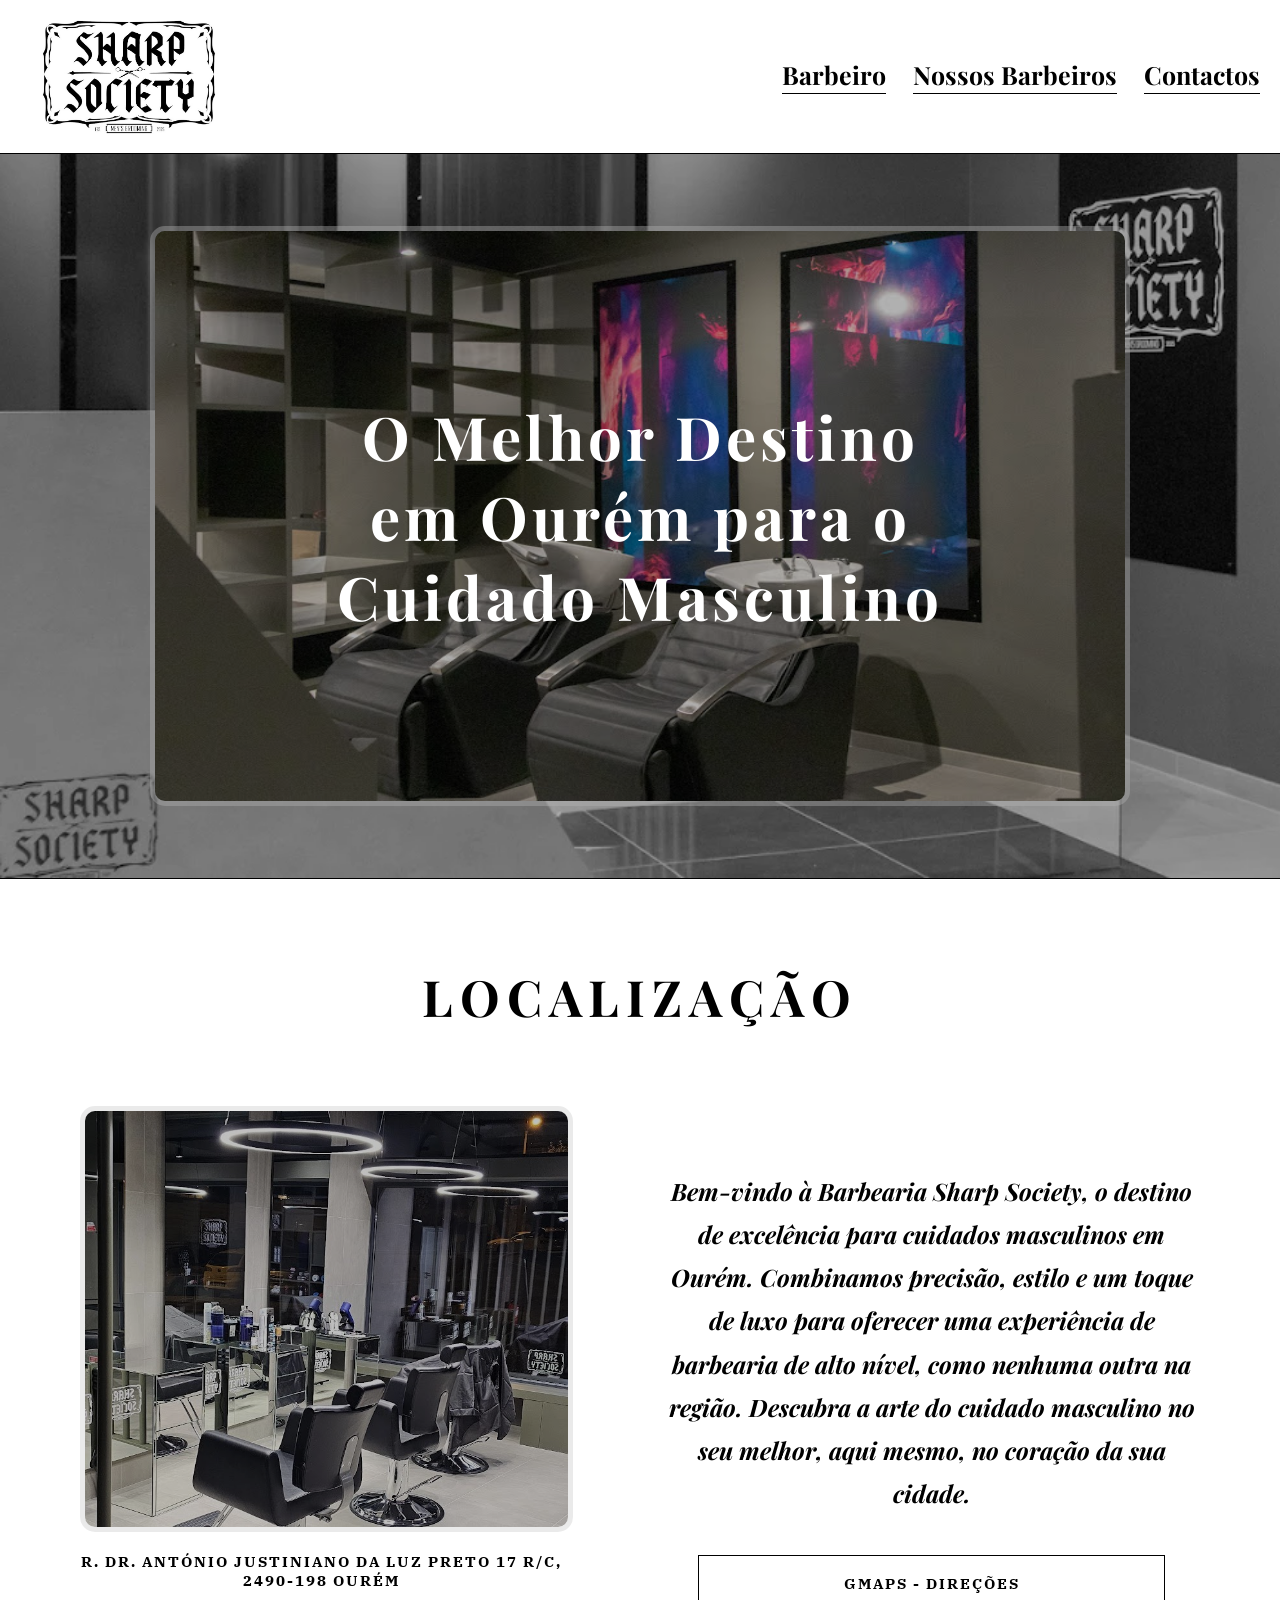
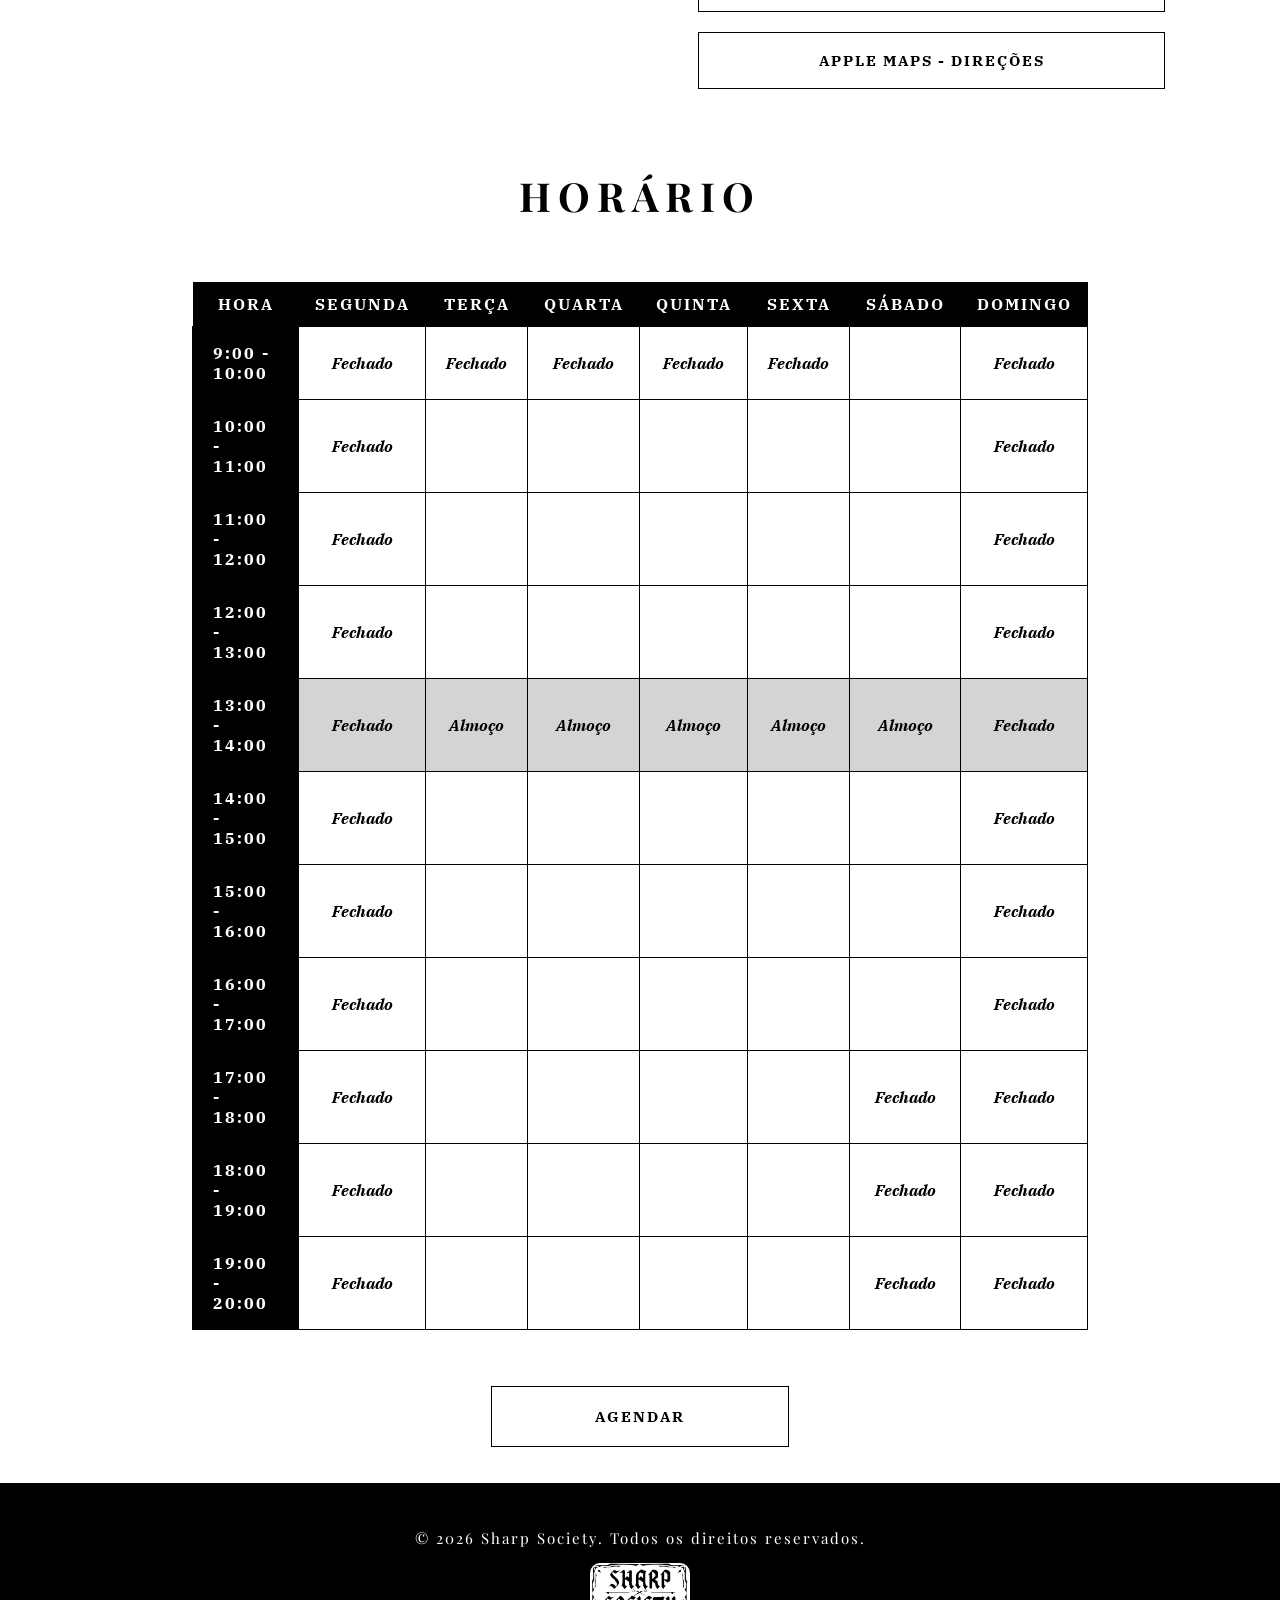
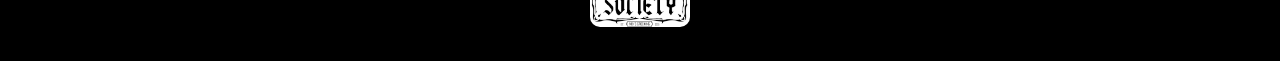
<file: index.html>
<!DOCTYPE html>
<html lang="en">

<head>
    <meta charset="UTF-8">
    <meta name="viewport" content="width=device-width, initial-scale=1.0">
    <title>Sharp Society - Men's Grooming</title>
    <link rel="icon" href="logo icon.jpg" type="image/png">
    <link rel="stylesheet" href="style.css">
</head>

<body>
    <header>
        <a href="index.html">
            <img src="logo.jpg" alt="Logo">
        </a>
        <nav>
            <a href="index.html">Barbeiro</a>
            <a href="Barbeiros.html">Nossos Barbeiros</a>
            <div class="dropdown">
                <a href="#" class="dropdown-toggle">Contactos</a>
                <div class="dropdown-menu">
                    <a href="Nos.html">Sobre Nós</a>
                    <a href="Contactos.html">Contactos</a>
                </div>
            </div>
        </nav>
    </header>


    <main>

        <div class="container1">
            <img src="imagem01.png" id="imagem1_fundo" alt="fundo">
            <div>
                <img src="imagem2.jpg" id="imagem2_sobreposta" alt="sobreposta">
                <h1 id="texto_frente">O Melhor Destino em Ourém para o Cuidado Masculino</h1>
            </div>
        </div>
        <br>
        <br>
        <br>

        <h1 id="local">LOCALIZAÇÃO</h1>

        <br>
        <br>

        <section class="secao-local">
            <div class="coluna-esquerda">
                <img src="imagem3.jpg" alt="Lado fora">
                <p class="morada">R. DR. ANTÓNIO JUSTINIANO DA LUZ PRETO 17 R/C, 2490-198 OURÉM</p>
            </div>
            <div class="coluna-direita">
                <p class="descricao">Bem-vindo à Barbearia Sharp Society, o destino de excelência para cuidados
                    masculinos em Ourém.
                    Combinamos precisão, estilo e um toque de luxo para oferecer uma experiência de barbearia de alto
                    nível,
                    como nenhuma outra na região. Descubra a arte do cuidado masculino no seu melhor,
                    aqui mesmo, no coração da sua cidade.</p>
                <a href="https://maps.google.com/?q=R.+Dr.+António+Justiniano+da+Luz+Preto+17,+Ourém" target="_blank"
                    class="button-mapa">GMAPS - DIREÇÕES</a>
                <a href="https://maps.apple.com/?q=R.+Dr.+António+Justiniano+da+Luz+Preto+17,+Ourém" target="_blank"
                    class="button-mapa">APPLE MAPS - DIREÇÕES</a>
            </div>
        </section>

        <h1 id="horario">HORÁRIO</h1>

        <table class="tabela-horario">
            <thead>
                <tr>
                    <th>HORA</th>
                    <th>SEGUNDA</th>
                    <th>TERÇA</th>
                    <th>QUARTA</th>
                    <th>QUINTA</th>
                    <th>SEXTA</th>
                    <th>SÁBADO</th>
                    <th>DOMINGO</th>
                </tr>
            </thead>
            <tbody>
                <tr>
                    <td class="hora">9:00 - 10:00</td>
                    <td class="fechado">Fechado</td>
                    <td class="fechado">Fechado</td>
                    <td class="fechado">Fechado</td>
                    <td class="fechado">Fechado</td>
                    <td class="fechado">Fechado</td>
                    <td></td>
                    <td class="fechado">Fechado</td>
                </tr>
                <tr>
                    <td class="hora">10:00 - 11:00</td>
                    <td class="fechado">Fechado</td>
                    <td></td>
                    <td></td>
                    <td></td>
                    <td></td>
                    <td></td>
                    <td class="fechado">Fechado</td>
                </tr>
                <tr>
                    <td class="hora">11:00 - 12:00</td>
                    <td class="fechado">Fechado</td>
                    <td></td>
                    <td></td>
                    <td></td>
                    <td></td>
                    <td></td>
                    <td class="fechado">Fechado</td>
                </tr>
                <tr>
                    <td class="hora">12:00 - 13:00</td>
                    <td class="fechado">Fechado</td>
                    <td></td>
                    <td></td>
                    <td></td>
                    <td></td>
                    <td></td>
                    <td class="fechado">Fechado</td>
                </tr>
                <tr class="almoco">
                    <td class="hora">13:00 - 14:00</td>
                    <td>Fechado</td>
                    <td>Almoço</td>
                    <td>Almoço</td>
                    <td>Almoço</td>
                    <td>Almoço</td>
                    <td>Almoço</td>
                    <td>Fechado</td>
                </tr>
                <tr>
                    <td class="hora">14:00 - 15:00</td>
                    <td class="fechado">Fechado</td>
                    <td></td>
                    <td></td>
                    <td></td>
                    <td></td>
                    <td></td>
                    <td class="fechado">Fechado</td>
                </tr>
                <tr>
                    <td class="hora">15:00 - 16:00</td>
                    <td class="fechado">Fechado</td>
                    <td></td>
                    <td></td>
                    <td></td>
                    <td></td>
                    <td></td>
                    <td class="fechado">Fechado</td>
                </tr>
                <tr>
                    <td class="hora">16:00 - 17:00</td>
                    <td class="fechado">Fechado</td>
                    <td></td>
                    <td></td>
                    <td></td>
                    <td></td>
                    <td></td>
                    <td class="fechado">Fechado</td>
                </tr>
                <tr>
                    <td class="hora">17:00 - 18:00</td>
                    <td class="fechado">Fechado</td>
                    <td></td>
                    <td></td>
                    <td></td>
                    <td></td>
                    <td class="fechado">Fechado</td>
                    <td class="fechado">Fechado</td>
                </tr>
                <tr>
                    <td class="hora">18:00 - 19:00</td>
                    <td class="fechado">Fechado</td>
                    <td></td>
                    <td></td>
                    <td></td>
                    <td></td>
                    <td class="fechado">Fechado</td>
                    <td class="fechado">Fechado</td>
                </tr>
                <tr>
                    <td class="hora">19:00 - 20:00</td>
                    <td class="fechado">Fechado</td>
                    <td></td>
                    <td></td>
                    <td></td>
                    <td></td>
                    <td class="fechado">Fechado</td>
                    <td class="fechado">Fechado</td>
                </tr>
            </tbody>
        </table>
        <br>
        <br>
        <a href="https://sharpsociety.pt" target="_blank" class="button-agendar">AGENDAR</a>
        <br>
        <br>

    </main>

    <footer>
        <p>© 2026 Sharp Society. Todos os direitos reservados.</p>
        <img id="img_footer" src="logo.jpg" alt="">
    </footer>

</body>

</html>
</file>
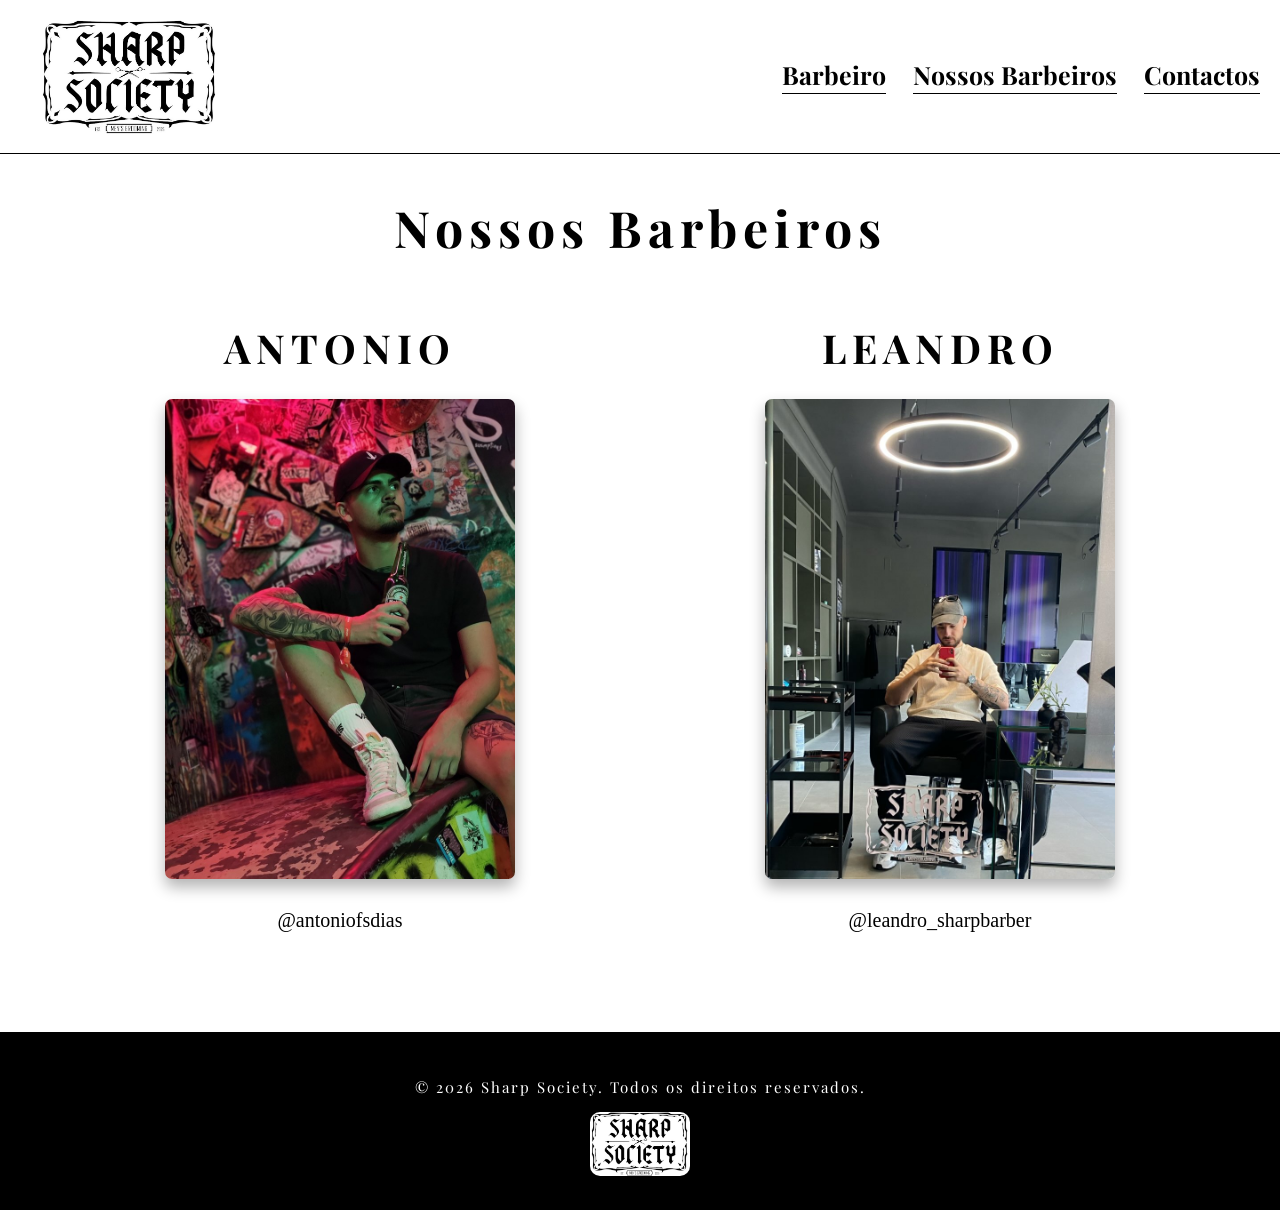
<file: Barbeiros.html>
<!DOCTYPE html>
<html lang="en">

<head>
    <meta charset="UTF-8">
    <meta name="viewport" content="width=device-width, initial-scale=1.0">
    <title>Sharp Society - Men's Grooming</title>
    <link rel="icon" href="logo icon.jpg" type="image/png">
    <link rel="stylesheet" href="style.css">
</head>

<body>
    <header>
        <a href="index.html">
            <img src="logo.jpg" alt="Logo">
        </a>
        <nav>
            <a href="index.html">Barbeiro</a>
            <a href="Barbeiros.html">Nossos Barbeiros</a>
            <div class="dropdown">
                <a href="#" class="dropdown-toggle">Contactos</a>
                <div class="dropdown-menu">
                    <a href="Nos.html">Sobre Nós</a>
                    <a href="Contactos.html">Contactos</a>
                </div>
            </div>
        </nav>
    </header>

    <main>

        <h2 id="barbers-title">Nossos Barbeiros</h2>

        <div class="barbers-grid">
            <div class="barber-card">
                <h3 class="barber-name">ANTONIO</h3>
                <img src="antonio.jpg" alt="Eric">
                <a class="barber-instagram" target="_blank" style="text-decoration: none;" href="https://www.instagram.com/antoniofsdias/">@antoniofsdias</a>
            </div>
            <div class="barber-card">
                <h3 class="barber-name">LEANDRO</h3>
                <img src="leandro.jpg" alt="Alex">
                <a class="barber-instagram" style="text-decoration: none;" target="_blank" href="https://www.instagram.com/leandro_sharpbarber/">@leandro_sharpbarber</a>
            </div>
        </div>

    </main>

    <footer>
        <p>© 2026 Sharp Society. Todos os direitos reservados.</p>
        <img id="img_footer" src="logo.jpg" alt="">
    </footer>

</body>

</html>
</file>
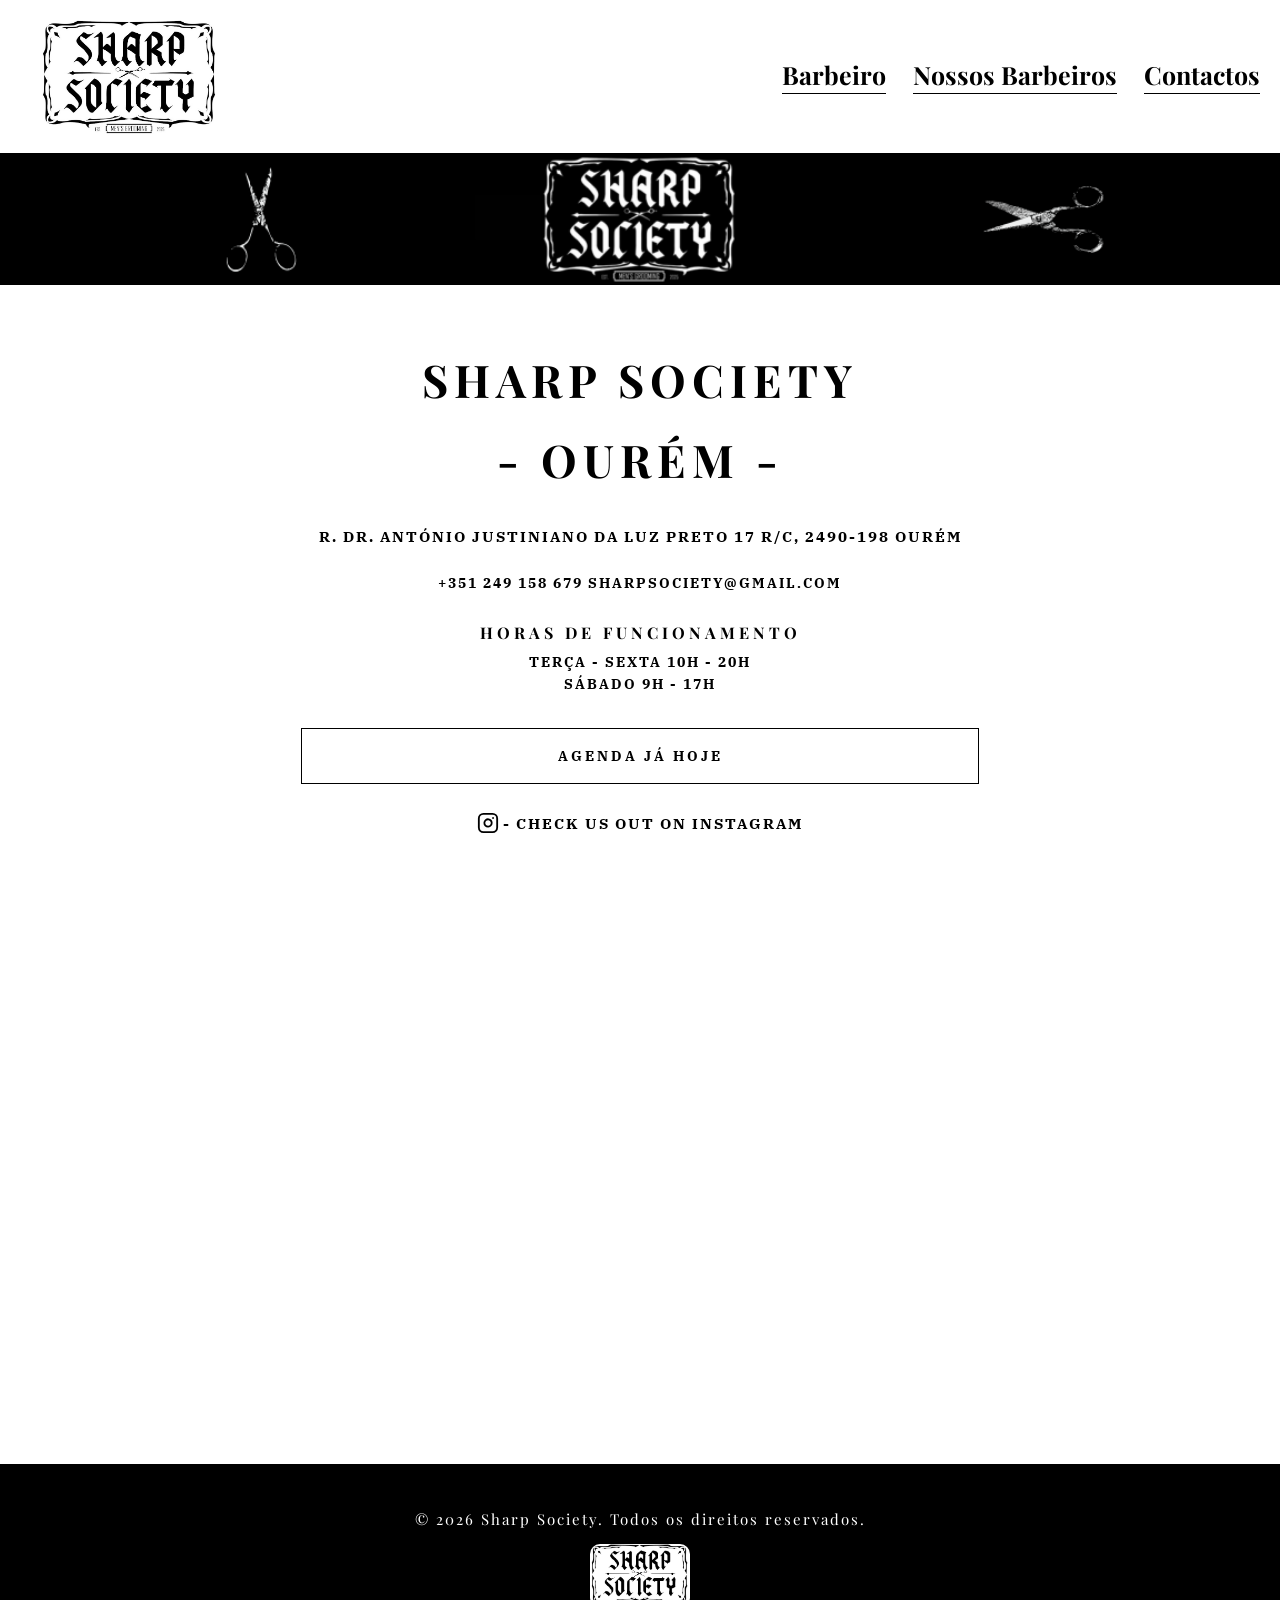
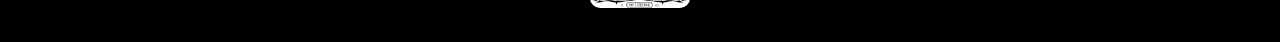
<file: Contactos.html>
<!DOCTYPE html>
<html lang="pt">

<head>
    <meta charset="UTF-8">
    <meta name="viewport" content="width=device-width, initial-scale=1.0">
    <title>Sharp Society - Contactos</title>
    <link rel="icon" href="logo icon.jpg" type="image/png">
    <link rel="stylesheet" href="style.css">
</head>

<body>
    <header>
        <a href="index.html">
            <img src="logo.jpg" alt="Logo">
        </a>
        <nav>
            <a href="index.html">Barbeiro</a>
            <a href="Barbeiros.html">Nossos Barbeiros</a>
            <div class="dropdown">
                <a href="#" class="dropdown-toggle">Contactos</a>
                <div class="dropdown-menu">
                    <a href="Nos.html">Sobre Nós</a>
                    <a href="Contactos.html">Contactos</a>
                </div>
            </div>
        </nav>
    </header>

    <main>

        <div class="contactos-banner">
            <img src="banner.png" alt="Banner">
        </div>

        <section class="contactos-main">

            <h1 class="contactos-titulo">SHARP SOCIETY</h1>
            <h1 class="contactos-titulo">- OURÉM -</h1>
            <br>

            <p class="contactos-morada">R. DR. ANTÓNIO JUSTINIANO DA LUZ PRETO 17 R/C, 2490-198 OURÉM</p>
            <br>

            <p class="contactos-telefone-email">
                <a href="tel:+351249158679">+351 249 158 679</a>

                <a href="mailto:sharpsociety@gmail.com">SHARPSOCIETY@GMAIL.COM</a>
            </p>

            <div class="contactos-horario-bloco">
                <p class="contactos-horario-titulo">HORAS DE FUNCIONAMENTO</p>
                <p class="contactos-horario-info">TERÇA - SEXTA 10H - 20H</p>
                <p class="contactos-horario-info">SÁBADO 9H - 17H</p>
            </div>

            <a href="https://sharpsociety.pt" target="_blank" class="contactos-btn-agendar">
                AGENDA JÁ HOJE
            </a>

            <a href="https://www.instagram.com/sharpsociety_barber/" target="_blank" class="contactos-instagram">
                <svg xmlns="http://www.w3.org/2000/svg" width="22" height="22" viewBox="0 0 24 24" fill="none"
                    stroke="currentColor" stroke-width="2" stroke-linecap="round" stroke-linejoin="round">
                    <rect x="2" y="2" width="20" height="20" rx="5" ry="5"></rect>
                    <path d="M16 11.37A4 4 0 1 1 12.63 8 4 4 0 0 1 16 11.37z"></path>
                    <line x1="17.5" y1="6.5" x2="17.51" y2="6.5"></line>
                </svg>
                - CHECK US OUT ON INSTAGRAM
            </a>

            <div class="contactos-mapa">
                <iframe 
                    src="https://www.google.com/maps?q=Sharp%20Society%20Ourém&output=embed"
                    width="100%" 
                    height="420" 
                    style="border:0; filter: grayscale(100%) contrast(110%) brightness(95%);"
                    allowfullscreen="" 
                    loading="lazy"
                    referrerpolicy="no-referrer-when-downgrade"
                    title="Localização Sharp Society">
                </iframe>
            </div>


            <!--
            <div class="contactos-form-wrapper">
                <div class="contactos-form">

                    <div class="form-field">
                        <p class="form-label">Name</p>
                        <div class="form-row">
                            <div class="form-group">
                                <label class="form-sublabel">First Name <span
                                        class="form-required">(required)</span></label>
                                <input type="text" class="form-input" required>
                            </div>
                            <div class="form-group">
                                <label class="form-sublabel">Last Name <span
                                        class="form-required">(required)</span></label>
                                <input type="text" class="form-input" required>
                            </div>
                        </div>
                    </div>

                    <div class="form-field">
                        <label class="form-sublabel">Email <span class="form-required">(required)</span></label>
                        <input type="email" class="form-input form-input-full" required>
                    </div>

                    <div class="form-field">
                        <label class="form-sublabel">Message <span class="form-required">(required)</span></label>
                        <textarea class="form-input form-input-full form-textarea" required></textarea>
                    </div>

                    <div class="form-submit-wrapper">
                        <button type="submit" class="form-submit">Submit</button>
                    </div>

                </div>
            </div>
            -->

        </section>

    </main>

    <footer>
        <p>© 2026 Sharp Society. Todos os direitos reservados.</p>
        <img id="img_footer" src="logo.jpg" alt="">
    </footer>

</body>

</html>
</file>
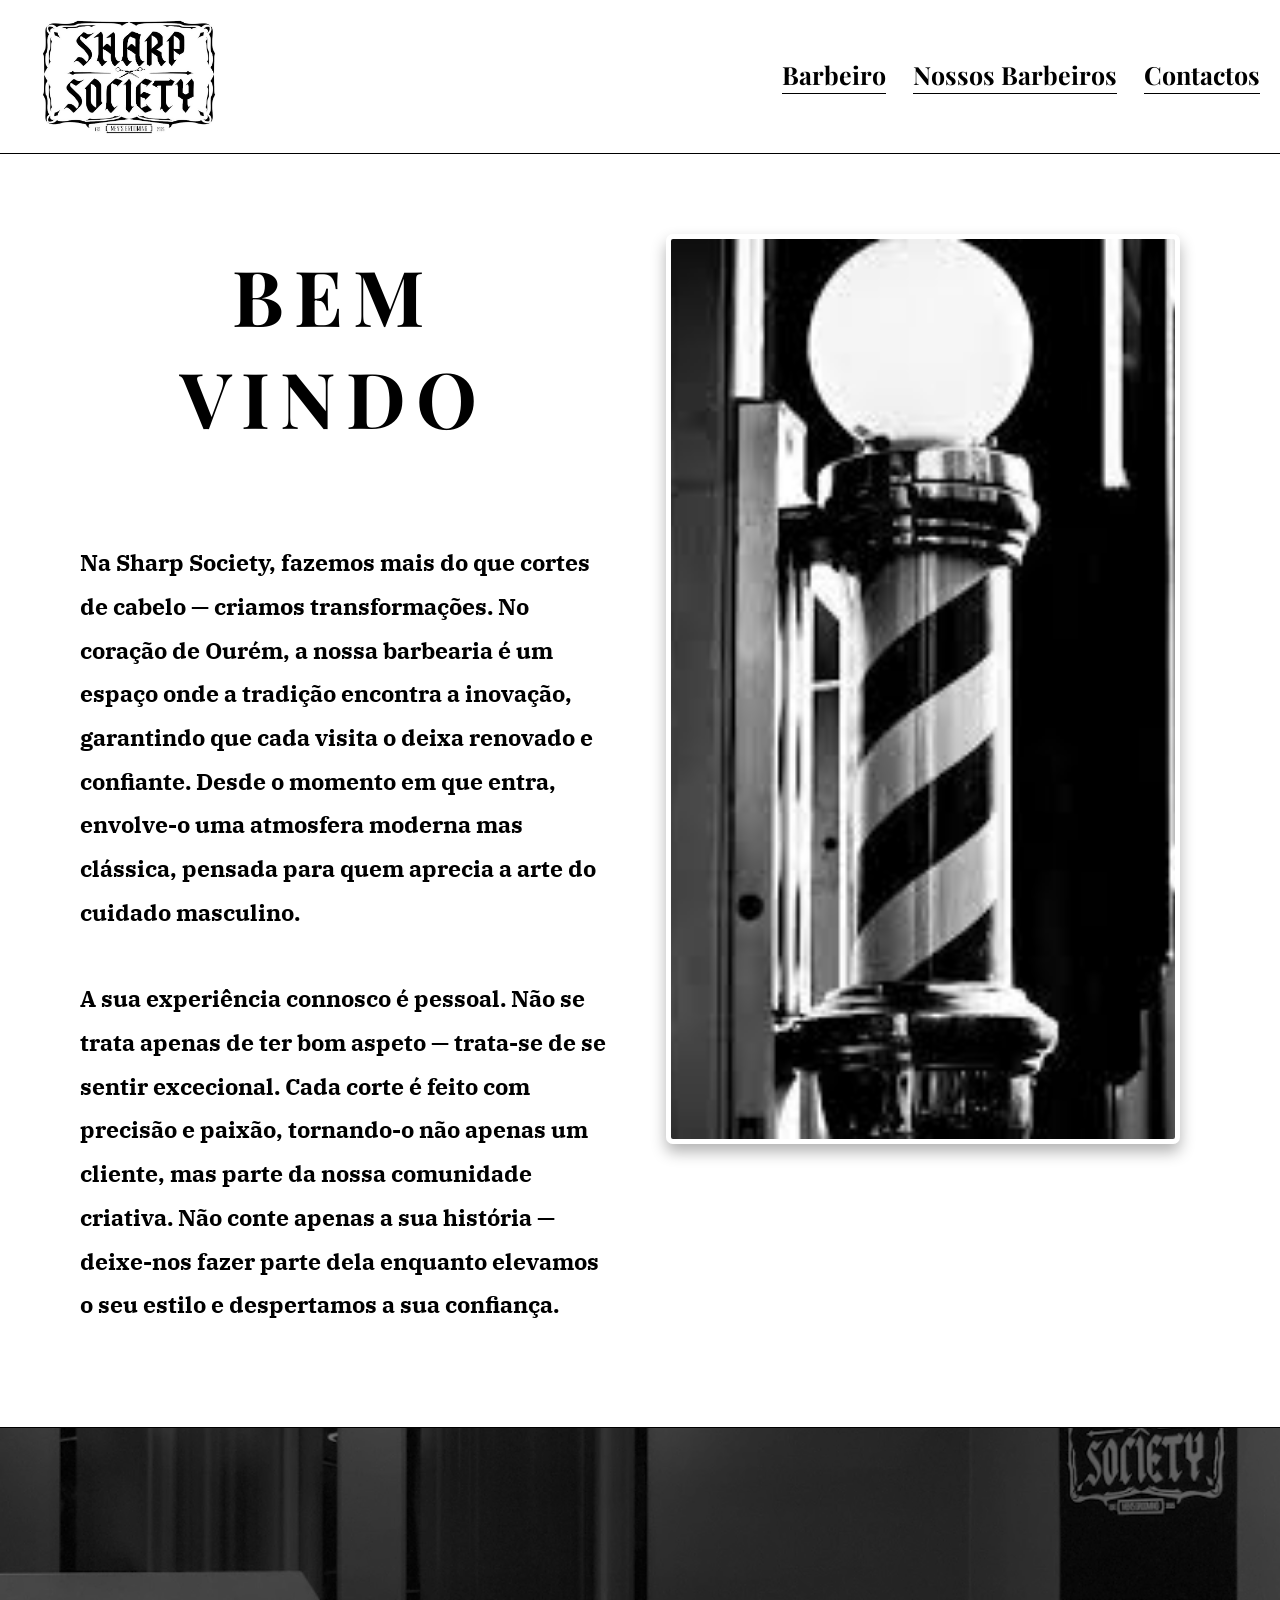
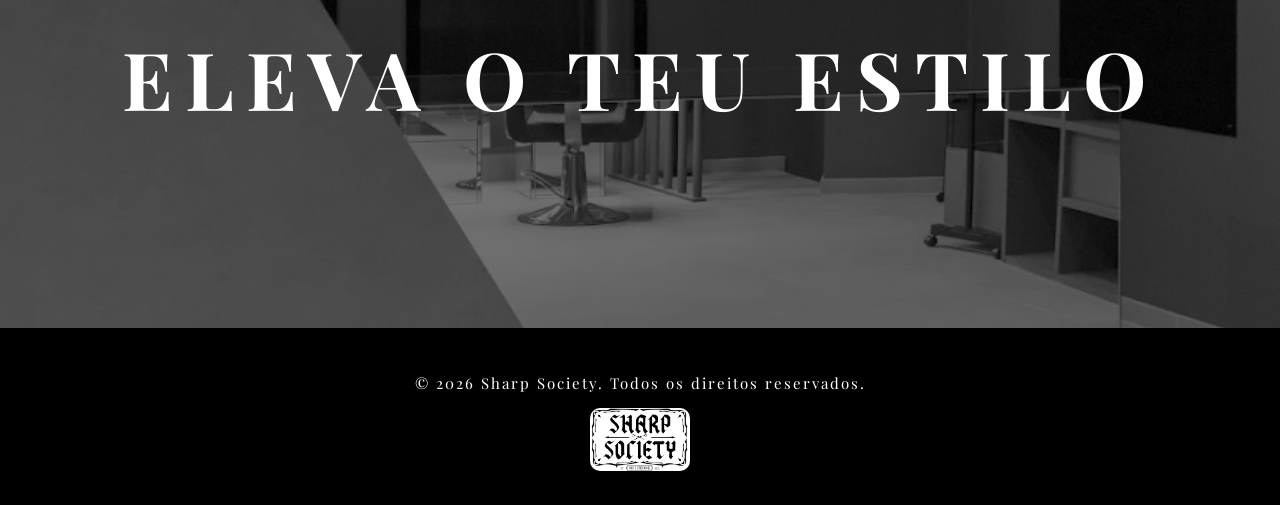
<file: Nos.html>
<!DOCTYPE html>
<html lang="pt">

<head>
    <meta charset="UTF-8">
    <meta name="viewport" content="width=device-width, initial-scale=1.0">
    <title>Sharp Society - Sobre Nós</title>
    <link rel="icon" href="logo icon.jpg" type="image/png">
    <link rel="stylesheet" href="style.css">
</head>

<body>
    <header>
        <a href="index.html">
            <img src="logo.jpg" alt="Logo">
        </a>
        <nav>
            <a href="index.html">Barbeiro</a>
            <a href="Barbeiros.html">Nossos Barbeiros</a>
            <div class="dropdown">
                <a href="#" class="dropdown-toggle">Contactos</a>
                <div class="dropdown-menu">
                    <a href="Nos.html">Sobre Nós</a>
                    <a href="Contactos.html">Contactos</a>
                </div>
            </div>
        </nav>
    </header>

    <main>

        <!-- SECÇÃO WELCOME -->
        <section class="nos-welcome">
            <div class="nos-welcome-text">
                <h1 class="nos-welcome-title">BEM VINDO</h1>
                <p class="nos-welcome-body">
                    Na Sharp Society, fazemos mais do que cortes de cabelo — criamos transformações.
                    No coração de Ourém, a nossa barbearia é um espaço onde a tradição encontra a inovação,
                    garantindo que cada visita o deixa renovado e confiante. Desde o momento em que entra,
                    envolve-o uma atmosfera moderna mas clássica, pensada para quem aprecia a arte do cuidado masculino.
                </p>
                <p class="nos-welcome-body">
                    A sua experiência connosco é pessoal. Não se trata apenas de ter bom aspeto — trata-se de se sentir
                    excecional. Cada corte é feito com precisão e paixão, tornando-o não apenas um cliente, mas parte
                    da nossa comunidade criativa. Não conte apenas a sua história — deixe-nos fazer parte dela enquanto
                    elevamos o seu estilo e despertamos a sua confiança.
                </p>
            </div>
            <div class="nos-welcome-image">
                <img src="frente.jpg" alt="Sharp Society Interior">
            </div>
        </section>

        

        <!-- SECÇÃO ELEVATE YOUR STYLE -->
        <section class="nos-elevate">
            <img src="imagem01.png" alt="Barbearia" class="nos-elevate-bg">
            <div class="nos-elevate-overlay">   
                <h2 class="nos-elevate-title">ELEVA O TEU ESTILO</h2>
            </div>
        </section>

    </main>

    <footer>
        <p>© 2026 Sharp Society. Todos os direitos reservados.</p>
        <img id="img_footer" src="logo.jpg" alt="">
    </footer>

</body>

</html>
</file>
<file: style.css>
/* __________________________LETRAS_____________________________ */

@import url('https://fonts.googleapis.com/css2?family=Playfair+Display&display=swap');
@import url('https://fonts.googleapis.com/css2?family=IBM+Plex+Serif&display=swap');

/* __________________________HEADER_____________________________ */

header{
    background-color: white;
    display: flex;
    align-items: center;
    justify-content: space-between;
    padding-top: 20px;
    border-bottom: 1px solid #000;
}

header img {
    width: 180px;
    height: auto;
    text-align: left;
    margin-left: 40px;
    margin-bottom: 15px;
}

nav {
    display: flex;
    align-items: center;
    margin-right: 20px;
    gap: 27px;
    margin-bottom: 25px;
}

nav a {
    position: relative;
    font-size: 25px;
    text-decoration: none;
    color: black;
    font-family: 'Playfair Display', serif;
    font-weight: bold;
    transition: color 0.7s ease;
}

nav a::after {
    content: "";
    position: absolute;
    right: 0;
    bottom: -3px;
    width: 100%;
    height: 1px;
    background-color: black;
    transition: width 0.7s ease;
}

nav a:hover::after {
    width: 0;
}

/* __________________________DROPDOWN_____________________________ */

.dropdown {
    position: relative;
}

.dropdown-toggle {
    font-size: 25px;
    text-decoration: none;
    color: black;
    font-family: 'Playfair Display', serif;
    font-weight: bold;
    cursor: pointer;
    position: relative;
    display: inline-block;
    transition: color 0.7s ease;
}

.dropdown-toggle::after {
    content: "";
    position: absolute;
    left: 0;
    bottom: -3px;
    width: 100%;
    height: 1px;
    background-color: black;
    transition: width 0.7s ease;
}

.dropdown:hover .dropdown-toggle::after {
    width: 0;
}

/* Ponte invisível */
.dropdown::after {
    content: "";
    position: absolute;
    top: 100%;
    left: 0;
    width: 100%;
    height: 10px;
}

/* MENU */
.dropdown-menu {
    position: absolute;
    top: calc(100% + 10px);
    right: 0;
    background-color: white;
    padding: 12px 18px;
    border-radius: 6px;
    min-width: 160px;
    display: flex;
    flex-direction: column;
    align-items: flex-start; /* 🔥 ISTO resolve */
    gap: 10px;

    opacity: 0;
    pointer-events: none;
    transform: translateY(-4px);
    transition: opacity 0.55s ease, transform 0.55s ease;
    z-index: 100;
}

.dropdown:hover .dropdown-menu {
    opacity: 1;
    pointer-events: all;
    transform: translateY(0);
}

/* LINKS */
.dropdown-menu a {
    position: relative;
    display: inline-block;
    font-size: 22px;
    text-decoration: none;
    color: black;
    font-family: 'Playfair Display', serif;
    font-weight: bold;
    transition: color 0.7s ease;
}

/* LINHA DO TAMANHO DO TEXTO */
.dropdown-menu a::after {
    content: "";
    position: absolute;
    left: 0;
    bottom: -3px;
    width: 100%;
    height: 1px;
    background-color: black;
    transition: width 0.7s ease;
}

.dropdown-menu a:hover::after {
    width: 0;
}

/* __________________________BODY_____________________________ */

body{
    margin: 0;
}

/* __________________________MAIN_____________________________ */

main{
    text-align: center;
    background-color: white
}


/* __________________________INICIO_____________________________ */

#imagem1_fundo{
    width: 100%;
    display: block;
    object-fit: cover;
    filter: brightness(0.7);
}

.container1{
    position: relative;
    width: 100%;
    border-bottom: 1px solid #000;
}

#imagem2_sobreposta{
    position: absolute;
    filter: brightness(0.7);
    top: 50%;
    left: 50%;
    transform: translate(-50%, -50%);
    height: 570px;
    width: 970px;
    border-radius: 15px;
    border: 5px solid rgba(255, 255, 255, 0.4);
}

#texto_frente {
    position: absolute;
    top: 50%;
    left: 50%;
    transform: translate(-50%, -50%);
    color: white;
    font-size: 60px;
    font-family: 'Playfair Display', serif;
    text-align: center;
    margin: 0;
    letter-spacing: 4px;
}


/* __________________________LOCAL_____________________________ */

#local{
    font-family: 'Playfair Display', serif;
    letter-spacing: 7px;
    font-weight: bold;
    font-size: 50px;
    margin: 0;
    padding: 30px;
    background-color: white
}

.secao-local {
    display: flex;
    align-items: flex-start;
    gap: 100px;
    padding-top: 10px;
    padding-right: 80px;
    padding-bottom: 20px;
    padding-left: 80px;
    background-color: white
}

.coluna-esquerda {
    width: 45%;
    display: flex;
    flex-direction: column;
}

.coluna-esquerda img {
    width: 100%;
    border-radius: 15px;
    border: 5px solid rgba(0, 0, 0, 0.082);
    object-fit: cover;
    filter: brightness(0.75);
}

.morada {
    font-family: 'IBM Plex Serif', serif;
    font-weight: bold;
    font-size: 15px;
    letter-spacing: 2px;
    margin-top: 20px;
}

.coluna-direita {
    width: 50%;
    display: flex;
    flex-direction: column;
    align-items: center;
    justify-content: center;
    padding-top: 40px;
    gap: 20px;
}

.descricao {
    font-family: 'Playfair Display', serif;
    font-size: 24px;
    font-weight: bold;
    line-height: 1.8;
    color: rgb(0, 0, 0);
    margin-bottom: 20px;
    font-style: italic;
}

.button-mapa {
    display: block;
    font-weight: bold;
    width: 80%;
    padding: 18px;
    border: 1.5px solid black;
    text-decoration: none;
    color: black;
    font-family: 'IBM Plex Serif', serif;
    font-size: 15px;
    letter-spacing: 2px;
    transition: background-color 0.3s ease, color 0.3s ease;
}

.button-mapa:hover {
    background-color: rgb(0, 0, 0);
    color: white;
}


/* __________________________HORARIO_____________________________ */

#horario {
    font-family: 'Playfair Display', serif;
    letter-spacing: 7px;
    font-weight: bold;
    font-size: 40px;
    margin: 0;
    text-align: center;
    padding: 60px;
    background-color: white
}

.tabela-horario {
    width: 70%;
    margin: 0 auto 20px auto;
    font-family: 'IBM Plex Serif', serif;
    border-collapse: collapse;
    font-size: 16px;
}

.tabela-horario th {
    background-color: black;
    color: white;
    padding: 12px 16px;
    letter-spacing: 2px;
    text-align: center;
}

.tabela-horario td {
    padding: 16px 20px;
    border: 1px solid black;
    text-align: center;
}

.tabela-horario td.hora {
    background-color: rgb(0, 0, 0);
    color: white;
    font-weight: bold;
    letter-spacing: 2px;
    text-align: left;
}

.tabela-horario tr.almoco td.hora {
    background-color: black;
    color: white;
    font-style: normal;
}

.tabela-horario tr.almoco td {
    background-color: #d4d4d4;
    font-style: italic;
    color: #000000;
    font-weight: bold;
}

.tabela-horario td.fechado {
    color: black;
    font-family: 'IBM Plex Serif', serif;
    font-weight: bold;
    font-style: italic;
}

.button-agendar {
    display: block;
    font-weight: bold;
    margin: 0 auto 0px auto;
    width: 20%;
    padding: 20px;
    border: 1.5px solid black;
    text-decoration: none;
    color: black;
    font-family: 'IBM Plex Serif', serif;
    font-size: 15px;
    letter-spacing: 2px;
    text-align: center;
    transition: background-color 0.3s ease, color 0.3s ease;
}

.button-agendar:hover {
    background-color: rgb(0, 0, 0);
    color: white;
}

/* __________________________BARBEIROS_____________________________ */

#barbers-title {
    font-family: 'Playfair Display', serif;
    letter-spacing: 6px;
    font-weight: bold;
    font-size: 50px;
    text-align: center;
    margin: 0;
    padding: 40px 0 40px 0;
    background-color: white;
}

.barbers-grid {
    display: flex;
    justify-content: center;
    gap: 250px;
    padding: 20px 0 100px 0;
    background-color: white;
}

.barber-card {
    display: flex;
    flex-direction: column;
    align-items: center;
}

.barber-name {
    font-family: 'Playfair Display', serif;
    letter-spacing: 6px;
    font-weight: bold;
    font-size: 40px;
    margin: 0 0 25px 0;
    text-align: center;
}

.barber-card img {
    width: 350px;
    height: 480px;
    object-fit: cover;
    object-position: top;
    box-shadow: 0px 8px 15px rgba(0, 0, 0, 0.3);
    border-radius: 7px;
}

.barber-instagram {
    font-size: 20px;
    color: black;
    margin: 30px 0 0 0;
    text-align: center;
}


/* __________________________NÓS_____________________________ */

.nos-welcome {
    display: flex;
    align-items: flex-start;
    gap: 60px;
    padding: 80px 80px 80px 80px;
    background-color: white;
    text-align: left;
    border-bottom: 1px solid #000;
}

.nos-welcome-text {
    width: 47%;
    display: flex;
    flex-direction: column;
    justify-content: flex-start;
}

.nos-welcome-title {
    font-family: 'Playfair Display', serif;
    font-size: 77px;
    font-weight: bold;
    letter-spacing: 10px;
    margin: 10px 20px 70px 0;
    color: black;
    text-align: center;
}

.nos-welcome-body {
    font-family: 'IBM Plex Serif', serif;
    font-size: 23px;
    line-height: 1.9;
    color: black;
    margin-bottom: 20px;
    font-weight: bold;
}

.nos-welcome-image {
    width: 45%;
    position: relative;
}

.nos-welcome-image img {
    width: 100%;
    height: 900px;
    object-fit: cover;
    object-position: center;
    display: block;
    margin: 0 0 30px 0;
    border-radius: 7px;
    box-shadow: 0px 8px 15px rgba(0, 0, 0, 0.3);
    border: 5px solid rgba(255, 255, 255, 0.4);
}

.nos-elevate {
    position: relative;
    width: 100%;
    overflow: hidden;
}

.nos-elevate-bg {
    width: 100%;
    height: 500px;
    object-fit: cover;
    object-position: center;
    display: block;
    filter: brightness(0.45);
}

.nos-elevate-overlay {
    position: absolute;
    top: 0;
    left: 0;
    width: 100%;
    height: 100%;
    display: flex;
    align-items: center;
    justify-content: center;
}

.nos-elevate-title {
    font-family: 'Playfair Display', serif;
    font-size: 80px;
    font-weight: bold;
    letter-spacing: 12px;
    color: white;
    margin: 0;
    text-align: center;
}


/* __________________________CONTACTOS_____________________________ */

.contactos-main {
    text-align: center;
    padding: 60px 80px 80px 80px;
    background-color: white;
}

.contactos-banner img {
    width: 100%;        /* estica até às duas pontas */
    height: 100%;      /* altura da imagem — ajusta à tua vontade */
    object-fit: cover;  /* corta a imagem para preencher sem deformar */
    object-position: center; /* centra o foco da imagem */
}

.contactos-titulo {
    font-family: 'Playfair Display', serif;
    font-size: 45px;
    font-weight: bold;
    letter-spacing: 6px;
    margin: 0 0 20px 0;
    color: black;
}

.contactos-morada {
    font-family: 'IBM Plex Serif', serif;
    font-size: 15px;
    font-weight: bold;
    letter-spacing: 2px;
    margin: 0 0 10px 0;
    color: black;
}

.contactos-telefone-email {
    font-family: 'IBM Plex Serif', serif;
    font-size: 14px;
    font-weight: bold;
    letter-spacing: 2px;
    margin: 0 0 30px 0;
}

.contactos-telefone-email a {
    color: black;
    text-decoration: none;
}

.contactos-telefone-email a:hover {
    text-decoration: underline;
}

.contactos-horario-bloco {
    margin: 0 0 35px 0;
}

.contactos-horario-titulo {
    font-family: 'Playfair Display', serif;
    font-size: 16px;
    font-weight: bold;
    letter-spacing: 4px;
    margin: 0 0 10px 0;
    color: black;
}

.contactos-horario-info {
    font-family: 'IBM Plex Serif', serif;
    font-size: 14px;
    font-weight: bold;
    letter-spacing: 2px;
    margin: 4px 0;
    color: black;
}

.contactos-btn-agendar {
    display: inline-block;
    width: 55%;
    padding: 18px 30px;
    border: 1.5px solid black;
    text-decoration: none;
    color: black;
    font-family: 'IBM Plex Serif', serif;
    font-size: 14px;
    font-weight: bold;
    letter-spacing: 3px;
    margin-bottom: 28px;
    transition: background-color 0.3s ease, color 0.3s ease;
}

.contactos-btn-agendar:hover {
    background-color: black;
    color: white;
}

.contactos-instagram {
    display: flex;
    align-items: center;
    justify-content: center;
    gap: 4px;
    font-family: 'IBM Plex Serif', serif;
    font-size: 15px;
    font-weight: bold;
    letter-spacing: 2px;
    color: black;
    text-decoration: none;
    margin-bottom: 30px;
}

.contactos-instagram:hover {
    text-decoration: underline;
}

.contactos-mapa {
    width: 100%;
    margin-bottom: 0;
}

.contactos-mapa iframe {
    display: block;
    width: 70%;
    height: 520px;       /* aumenta a altura */
    margin: 0 auto;     /* centraliza o mapa */
}

/* Formulário */
.contactos-form-wrapper {
    display: flex;
    justify-content: center;
    padding: 60px 0 20px 0;
}

.contactos-form {
    width: 380px;
    text-align: left;
}

.form-label {
    font-family: 'IBM Plex Serif', serif;
    font-size: 15px;
    font-weight: bold;
    margin: 0 0 8px 0;
    color: black;
}

.form-sublabel {
    font-family: 'IBM Plex Serif', serif;
    font-size: 13px;
    font-weight: bold;
    color: black;
    display: block;
    margin-bottom: 6px;
}

.form-required {
    font-weight: normal;
    font-size: 12px;
}

.form-row {
    display: flex;
    gap: 16px;
}

.form-group {
    flex: 1;
    display: flex;
    flex-direction: column;
}

.form-field {
    margin-bottom: 22px;
}

.form-input {
    width: 100%;
    padding: 10px 12px;
    border: 1.5px solid black;
    font-family: 'IBM Plex Serif', serif;
    font-size: 14px;
    background-color: white;
    color: black;
    box-sizing: border-box;
    outline: none;
    transition: border-color 0.2s ease;
}

.form-input:focus {
    border-color: #555;
}

.form-input-full {
    width: 100%;
}

.form-textarea {
    height: 130px;
    resize: vertical;
}

.form-submit-wrapper {
    text-align: center;
    margin-top: 10px;
}

.form-submit {
    padding: 12px 50px;
    border: 1.5px solid black;
    background-color: white;
    color: black;
    font-family: 'IBM Plex Serif', serif;
    font-size: 14px;
    font-weight: bold;
    letter-spacing: 2px;
    cursor: pointer;
    transition: background-color 0.3s ease, color 0.3s ease;
}

.form-submit:hover {
    background-color: black;
    color: white;
}


/* __________________________FOOTER_____________________________ */

footer {
    background-color: black;
    color: white;
    text-align: center;
    padding: 30px;
    font-family: 'Playfair Display', serif;
    letter-spacing: 2px;
    font-size: 15px;
}

#img_footer{
    border-radius: 10px;
    width: 100px;
}
</file>
